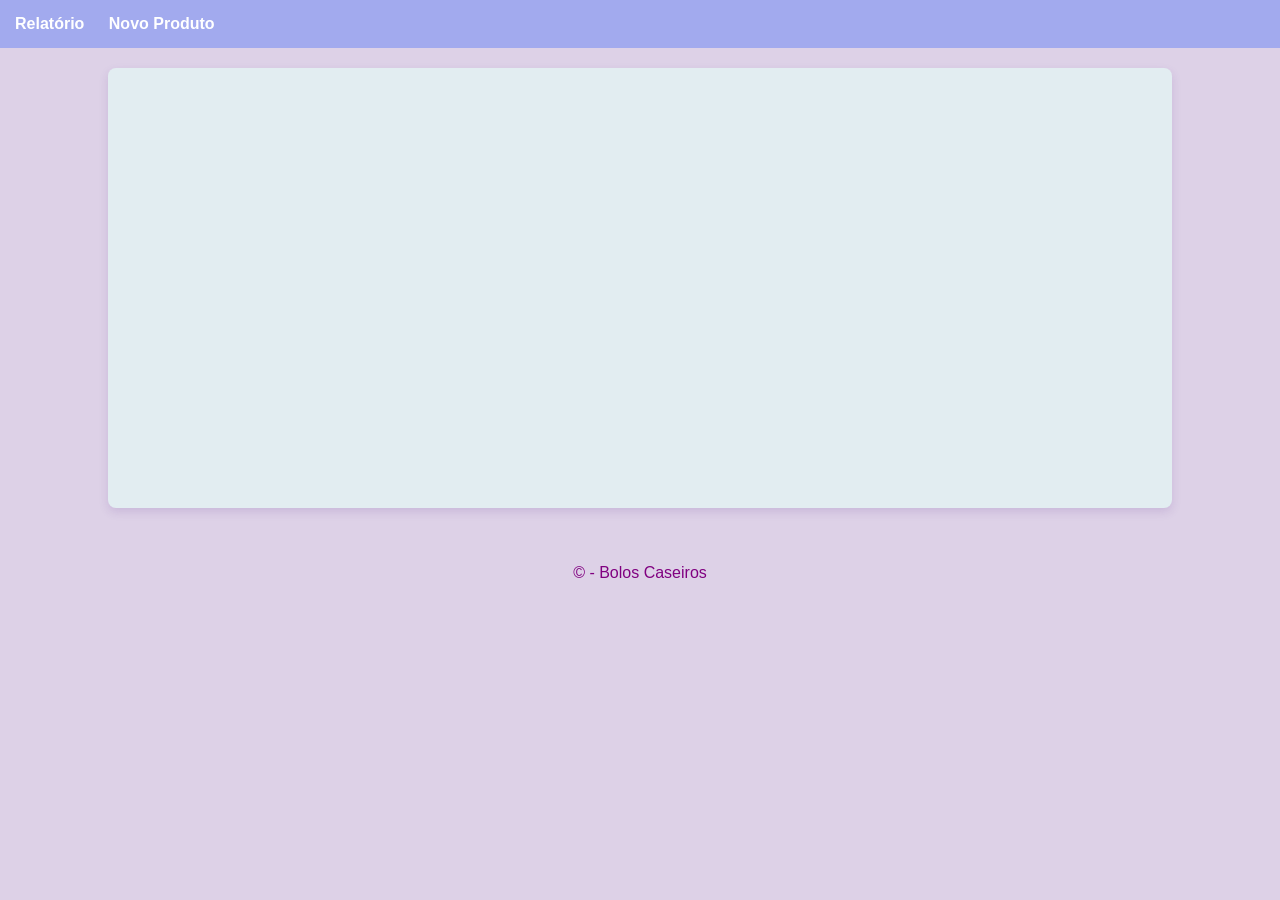
<file: admin.html>
<!DOCTYPE html>
<html lang="pt-br">
<head>
    <meta charset="UTF-8">
    <title>Sistema de Produtos</title>
    <link rel="shortcut icon" href="sua-logo.jpeg" type="image/jpeg">
    <style>
    body { 
        font-family: sans-serif; 
        margin: 0; 
        background: #ddd1e7; /* Lavanda Pastel que você escolheu */
    }
    
    nav { 
        background: #a2aaee; /* O roxo azulado (Periwinkle) */
        padding: 15px; 
        color: white; 
    }
    
    nav a { 
        color: white; 
        text-decoration: none; 
        margin-right: 20px; 
        font-weight: bold; 
    }
    
    .container { 
        background: #e2edf1; /* Creme suave do centro do logo */
        width: 80%; 
        margin: 20px auto; 
        padding: 20px; 
        border-radius: 8px; 
        box-shadow: 0 4px 10px rgba(93, 46, 145, 0.15); /* Sombra levemente arroxeada */
        min-height: 400px; 
    }
    
    .alert { 
        padding: 15px; 
        margin-bottom: 20px; 
        border-radius: 4px; 
        font-weight: bold; 
    }
    
    /* Sucesso e erro mantidos com tons funcionais, mas levemente ajustados para a paleta */
    .success { 
        background: #D4E8D4; 
        color: #155724; 
        border: 1px solid #C3E6CB; 
    }
    
    .error { 
        background: #F8D7DA; 
        color: #721C24; 
        border: 1px solid #F5C6CB; 
    }
    </style>
</head>
<body>
<nav>
    <a href="relatorio.php">Relatório</a>
    <a href="insere.php">Novo Produto</a>
</nav>
<div class="container">
</div> <footer style="text-align: center; padding: 20px; color: #666;">
    <p style="color: purple;">&copy; <?= date('Y') ?> - Bolos Caseiros</p>
</footer>
</body>
</html>
</file>
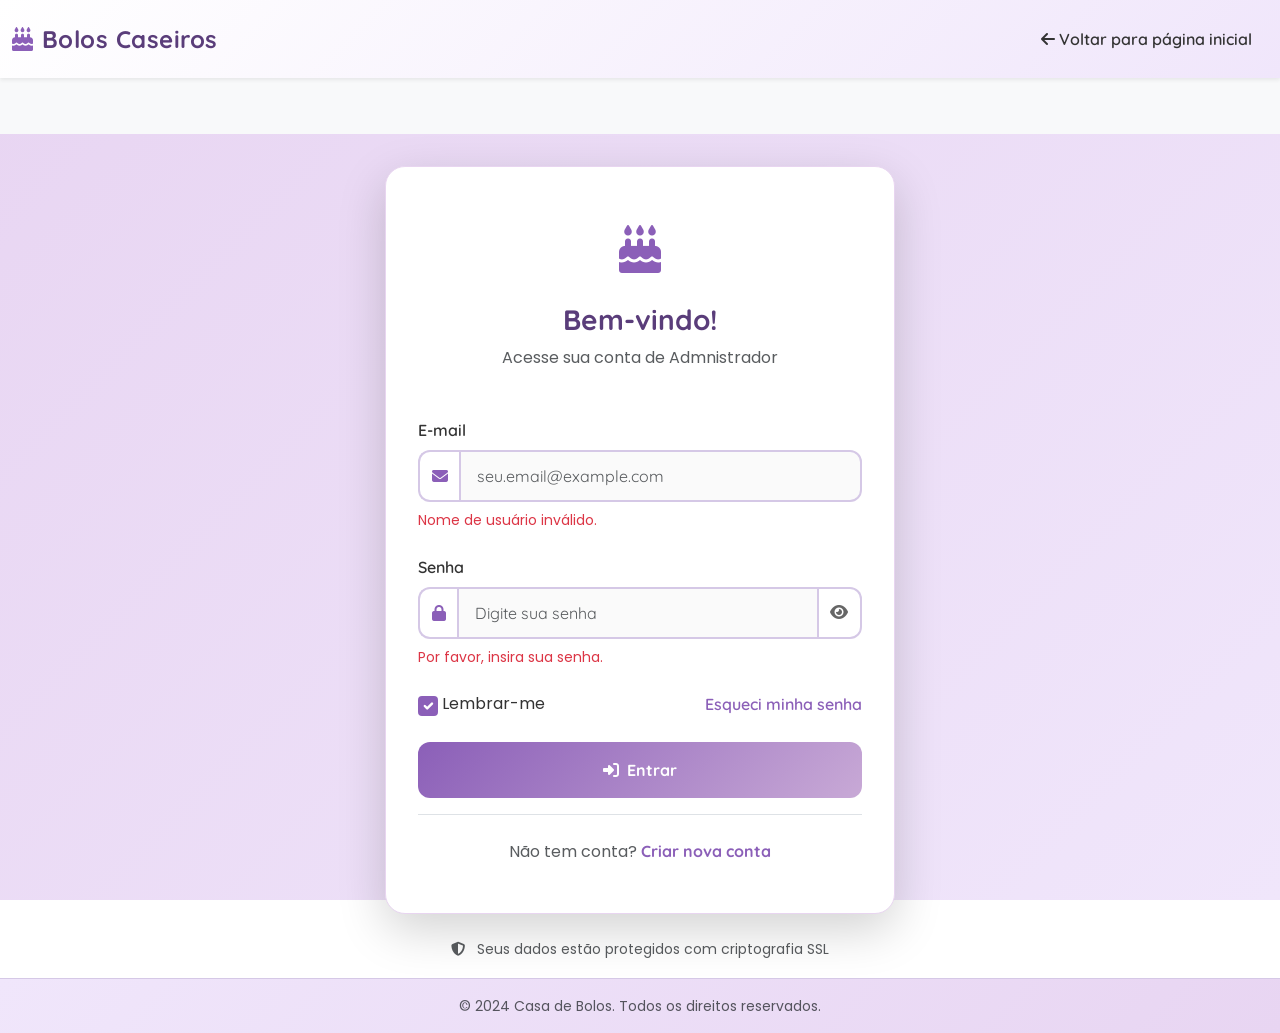
<file: login.html>
<!DOCTYPE html>
<html lang="pt-BR">
<head>
    <meta charset="UTF-8">
    <meta name="viewport" content="width=device-width, initial-scale=1.0">
    <title>Login do Admin</title>
    <link rel="shortcut icon" href="sua-logo.jpeg" type="image/jpeg">
    
    <!-- Bootstrap 5 CDN -->
    <link href="https://cdn.jsdelivr.net/npm/bootstrap@5.3.0/dist/css/bootstrap.min.css" rel="stylesheet">
    
    <!-- Google Fonts -->
    <link href="https://fonts.googleapis.com/css2?family=Poppins:wght@400;600;700&family=Quicksand:wght@400;600;700&display=swap" rel="stylesheet">
    
    <!-- Font Awesome Icons -->
    <link rel="stylesheet" href="https://cdnjs.cloudflare.com/ajax/libs/font-awesome/6.4.0/css/all.min.css">
    
    <!-- Custom CSS -->
    <link rel="stylesheet" href="style.css">
</head>
<body class="bg-light">
    <!-- Navbar Simples -->
    <nav class="navbar navbar-expand-lg navbar-light bg-light shadow-sm navbar-custom">
        <div class="container-fluid">
            <a class="navbar-brand fw-bold" href="index.html">
                <i class="fas fa-birthday-cake me-2"></i>Bolos Caseiros
            </a>
            <button class="navbar-toggler" type="button" data-bs-toggle="collapse" data-bs-target="#navbarNav">
                <span class="navbar-toggler-icon"></span>
            </button>
            <div class="collapse navbar-collapse" id="navbarNav">
                <ul class="navbar-nav ms-auto">
                    <li class="nav-item">
                        <a class="nav-link" href="index.html">
                            <i class="fas fa-arrow-left me-1"></i>Voltar para página inicial
                        </a>
                    </li>
                </ul>
            </div>
        </div>
    </nav>

    <!-- Main Content -->
    <main class="login-section">
        <div class="container-fluid h-100">
            <div class="row h-100 align-items-center justify-content-center">
                <div class="col-12 col-sm-10 col-md-8 col-lg-6 col-xl-5">
                    <!-- Card de Login -->
                    <div class="login-card shadow-lg">
                        <!-- Header -->
                        <div class="login-header text-center mb-5">
                            <div class="login-icon mb-3">
                                <i class="fas fa-birthday-cake"></i>
                            </div>
                            <h1 class="h3 fw-bold">Bem-vindo!</h1>
                            <p class="text-muted">Acesse sua conta de Admnistrador</p>
                        </div>

                        <!-- Form Login -->
                        <form id="loginForm" novalidate>
                            <!-- Email Field -->
                            <div class="mb-4">
                                <label for="email" class="form-label fw-semibold">E-mail</label>
                                <div class="input-group">
                                    <span class="input-group-text bg-white">
                                        <i class="fas fa-envelope text-custom"></i>
                                    </span>
                                    <input 
                                        type="email" 
                                        class="form-control" 
                                        id="email" 
                                        placeholder="seu.email@example.com"
                                        required>
                                </div>
                                <div class="invalid-feedback">
                                    Nome de usuário inválido.
                                </div>
                            </div>

                            <!-- Password Field -->
                            <div class="mb-4">
                                <label for="senha" class="form-label fw-semibold">Senha</label>
                                <div class="input-group">
                                    <span class="input-group-text bg-white">
                                        <i class="fas fa-lock text-custom"></i>
                                    </span>
                                    <input 
                                        type="password" 
                                        class="form-control" 
                                        id="senha" 
                                        placeholder="Digite sua senha"
                                        required>
                                    <button 
                                        class="btn btn-outline-secondary" 
                                        type="button" 
                                        id="togglePassword"
                                        tabindex="-1">
                                        <i class="fas fa-eye"></i>
                                    </button>
                                </div>
                                <div class="invalid-feedback">
                                    Por favor, insira sua senha.
                                </div>
                            </div>

                            <!-- Remember Me & Forgot Password -->
                            <div class="row mb-4">
                                <div class="col-6">
                                    <div class="form-check">
                                        <input 
                                            class="form-check-input" 
                                            type="checkbox" 
                                            id="lembrar"
                                            checked>
                                        <label class="form-check-label" for="lembrar">
                                            Lembrar-me
                                        </label>
                                    </div>
                                </div>
                                <div class="col-6 text-end">
                                    <a href="#" class="link-custom text-decoration-none fw-semibold">
                                        Esqueci minha senha
                                    </a>
                                </div>
                            </div>

                            <!-- Login Button -->
                            <button 
                                type="submit" 
                                class="btn btn-custom w-100 py-3 fw-bold mb-3">
                                <i class="fas fa-sign-in-alt me-2"></i>Entrar
                            </button>
                        </form>

                        <!-- Footer Links -->
                        <div class="text-center border-top pt-4">
                            <p class="text-muted mb-0">
                                Não tem conta? 
                                <a href="#" class="link-custom text-decoration-none fw-bold">
                                    Criar nova conta
                                </a>
                            </p>
                        </div>
                    </div>

                    <!-- Additional Info -->
                    <div class="text-center mt-4">
                        <p class="text-muted small">
                            <i class="fas fa-shield-alt me-2"></i>
                            Seus dados estão protegidos com criptografia SSL
                        </p>
                    </div>
                </div>
            </div>
        </div>
    </main>

    <!-- Footer Simples -->
    <footer class="footer-light text-center py-3 mt-auto">
        <div class="container-fluid">
            <p class="text-muted small mb-0">
                &copy; 2024 Casa de Bolos. Todos os direitos reservados.
            </p>
        </div>
    </footer>

    <!-- Bootstrap JS -->
    <script src="https://cdn.jsdelivr.net/npm/bootstrap@5.3.0/dist/js/bootstrap.bundle.min.js"></script>
    
    <!-- Custom JS -->
    <script>
        // Toggle Password Visibility
        document.getElementById('togglePassword').addEventListener('click', function() {
            const passwordInput = document.getElementById('senha');
            const icon = this.querySelector('i');
            
            if (passwordInput.type === 'password') {
                passwordInput.type = 'text';
                icon.classList.remove('fa-eye');
                icon.classList.add('fa-eye-slash');
            } else {
                passwordInput.type = 'password';
                icon.classList.remove('fa-eye-slash');
                icon.classList.add('fa-eye');
            }
        });

        // Form Validation
        const loginForm = document.getElementById('loginForm');
        loginForm.addEventListener('submit', function(event) {
            if (!this.checkValidity()) {
                event.preventDefault();
                event.stopPropagation();
            }
            this.classList.add('was-validated');
        });
    </script>
</body>
</html>
</file>
<file: style.css>
:root {
    --color-primary: #8B5FB8;        /* Roxo Principal */
    --color-primary-dark: #6B4C8A;   /* Roxo Escuro */
    --color-primary-light: #C8A9D6;  /* Lilás Claro */
    
    --color-brown: #5A3D7A;          /* Roxo Profundo */
    --color-cream: #F0E6FB;          /* Lilás Pastel */
    --color-cream-dark: #E8D5F0;     /* Lilás Pastel Escuro */
    
    --color-accent: #5BCAD5;         /* Accent - Azul Claro */
    --color-text-dark: #333333;      /* Texto Escuro */
    --color-text-light: #666666;     /* Texto Claro */
    
    --font-primary: 'Poppins', sans-serif;    /* Fonte Principal - Moderna */
    --font-secondary: 'Quicksand', sans-serif; /* Fonte Secundária - Amigável */
    
    --transition: all 0.3s ease-in-out;
    --border-radius: 12px;
}

/* ============================================
   RESET E ESTILOS GLOBAIS
   ============================================ */

* {
    margin: 0;
    padding: 0;
    box-sizing: border-box;
}

html, body {
    height: 100%;
    font-family: var(--font-primary);
    color: var(--color-text-dark);
    background-color: #fff;
}

body {
    display: flex;
    flex-direction: column;
}

main {
    flex: 1;
}

/* ============================================
   TIPOGRAFIA
   ============================================ */

h1, h2, h3, h4, h5, h6 {
    font-weight: 700;
    color: var(--color-text-dark);
}

p {
    line-height: 1.6;
    color: var(--color-text-light);
}

a {
    color: var(--color-primary);
    transition: var(--transition);
}

a:hover {
    color: var(--color-primary-dark);
}

/* ============================================
   NAVBAR CUSTOMIZADA
   ============================================ */

.navbar-custom {
    background: linear-gradient(135deg, #FFFFFF 0%, #F0E6FB 100%) !important;
    padding: 1rem 0;
    z-index: 999;
}

.navbar-brand {
    font-size: 1.5rem;
    color: var(--color-brown) !important;
    font-family: var(--font-secondary);
    letter-spacing: 0.5px;
    transition: var(--transition);
}

.navbar-brand:hover {
    color: var(--color-primary) !important;
    transform: scale(1.05);
}

.navbar-brand i {
    color: var(--color-primary);
}

.nav-link {
    font-weight: 600;
    color: var(--color-text-dark) !important;
    margin: 0 0.5rem;
    transition: var(--transition);
    font-family: var(--font-secondary);
    position: relative;
}

.nav-link:hover {
    color: var(--color-primary) !important;
}

.nav-link.active::after {
    content: '';
    position: absolute;
    bottom: -5px;
    left: 0;
    right: 0;
    height: 3px;
    background: linear-gradient(90deg, var(--color-primary), var(--color-primary-light));
    border-radius: 2px;
}

.btn-custom {
    background: linear-gradient(135deg, var(--color-primary), var(--color-primary-light)) !important;
    border: none !important;
    color: white !important;
    font-weight: 600;
    border-radius: var(--border-radius) !important;
    transition: var(--transition);
    padding: 0.6rem 1.5rem;
    font-family: var(--font-secondary);
}

.btn-custom:hover {
    background: linear-gradient(135deg, var(--color-primary-dark), var(--color-primary)) !important;
    transform: translateY(-2px);
    box-shadow: 0 8px 16px rgba(139, 95, 184, 0.3);
    color: white !important;
}

/* ============================================
   HERO SECTION
   ============================================ */

.hero-section {
    background: linear-gradient(
        135deg, 
        #E8D5F2 0%, 
        #F0E6FB 50%, 
        #D5E8F7 100%
    );
    background-attachment: fixed;
    min-height: 100vh;
    display: flex;
    align-items: center;
    justify-content: center;
    margin-top: 56px;
    position: relative;
    overflow: hidden;
}

.hero-section::before {
    content: '';
    position: absolute;
    top: -50%;
    right: -10%;
    width: 600px;
    height: 600px;
    background: radial-gradient(circle, rgba(139, 95, 184, 0.15) 0%, transparent 70%);
    border-radius: 50%;
    pointer-events: none;
}

.hero-section::after {
    content: '';
    position: absolute;
    bottom: -30%;
    left: -10%;
    width: 500px;
    height: 500px;
    background: radial-gradient(circle, rgba(91, 202, 213, 0.1) 0%, transparent 70%);
    border-radius: 50%;
    pointer-events: none;
}

.hero-overlay {
    height: 100%;
    width: 100%;
    position: relative;
    z-index: 1;
}

.hero-title {
    color: var(--color-brown);
    font-family: var(--font-secondary);
    line-height: 1.2;
    text-shadow: 2px 2px 4px rgba(0, 0, 0, 0.05);
    animation: fadeInDown 0.8s ease-out;
}

.hero-subtitle {
    color: var(--color-text-light);
    font-family: var(--font-secondary);
    max-width: 600px;
    margin-left: auto !important;
    margin-right: auto !important;
    animation: fadeInUp 0.8s ease-out 0.2s both;
}

@keyframes fadeInDown {
    from {
        opacity: 0;
        transform: translateY(-30px);
    }
    to {
        opacity: 1;
        transform: translateY(0);
    }
}

@keyframes fadeInUp {
    from {
        opacity: 0;
        transform: translateY(30px);
    }
    to {
        opacity: 1;
        transform: translateY(0);
    }
}

/* ============================================
   SEÇÃO DE BOLOS
   ============================================ */

.bolos-section {
    background: linear-gradient(180deg, #FAFBFD 0%, #F0E6FB 100%);
    padding-top: 5rem;
    padding-bottom: 5rem;
}

.section-title {
    color: var(--color-brown);
    font-family: var(--font-secondary);
    position: relative;
    display: inline-block;
}

.section-title::after {
    content: '';
    position: absolute;
    bottom: -15px;
    left: 50%;
    transform: translateX(-50%);
    width: 80px;
    height: 4px;
    background: linear-gradient(90deg, var(--color-primary), var(--color-primary-light));
    border-radius: 2px;
}

.section-subtitle {
    font-family: var(--font-secondary);
}

/* ============================================
   CARDS DE BOLO
   ============================================ */

.bolo-card {
    background: white;
    border-radius: var(--border-radius);
    overflow: hidden;
    transition: var(--transition);
    border: 1px solid #E8D5F0;
    height: 100%;
    display: flex;
    flex-direction: column;
    box-shadow: 0 4px 12px rgba(0, 0, 0, 0.08);
}

.bolo-card:hover {
    transform: translateY(-8px);
    box-shadow: 0 12px 24px rgba(139, 95, 184, 0.15);
    border-color: var(--color-primary-light);
}

.card-image-wrapper {
    position: relative;
    width: 100%;
    height: 250px;
    overflow: hidden;
    background: linear-gradient(135deg, #E8D5F2, #D5E8F7);
}

.card-image-wrapper img {
    width: 100%;
    height: 100%;
    object-fit: cover;
    transition: var(--transition);
}

.bolo-card:hover .card-image-wrapper img {
    transform: scale(1.1);
}

.badge-destaque {
    position: absolute;
    top: 12px;
    right: 12px;
    background: linear-gradient(135deg, var(--color-primary), var(--color-primary-light));
    color: white;
    padding: 0.4rem 0.8rem;
    border-radius: 20px;
    font-size: 0.75rem;
    font-weight: 700;
    text-transform: uppercase;
    letter-spacing: 0.5px;
    font-family: var(--font-secondary);
    box-shadow: 0 4px 8px rgba(139, 95, 184, 0.3);
}

.card-body {
    padding: 1.5rem;
    flex-grow: 1;
    display: flex;
    flex-direction: column;
}

.card-title {
    color: var(--color-brown);
    font-family: var(--font-secondary);
    margin-bottom: 0.75rem;
    font-size: 1.25rem;
}

.card-text {
    font-size: 0.95rem;
    margin-bottom: 1rem;
    flex-grow: 1;
    font-family: var(--font-secondary);
}

.price-section {
    display: flex;
    align-items: center;
    justify-content: space-between;
    margin-bottom: 1rem;
    padding-bottom: 1rem;
    border-bottom: 2px solid var(--color-cream-dark);
}

.preco {
    font-size: 1.5rem;
    color: var(--color-primary);
    font-family: var(--font-secondary);
}

.btn-custom-outline {
    border: 2px solid var(--color-primary);
    color: var(--color-primary);
    background: transparent;
    font-weight: 600;
    border-radius: var(--border-radius);
    transition: var(--transition);
    font-family: var(--font-secondary);
}

.btn-custom-outline:hover {
    background: var(--color-primary);
    color: white;
    transform: translateY(-2px);
    box-shadow: 0 6px 12px rgba(139, 95, 184, 0.2);
}

/* ============================================
   FOOTER
   ============================================ */

.footer-custom {
    background: linear-gradient(135deg, var(--color-brown) 0%, #4A3467 100%);
    color: white;
    margin-top: auto;
}

.footer-custom h5 {
    color: var(--color-primary-light);
    font-family: var(--font-secondary);
}

.footer-custom a {
    color: var(--color-primary-light);
}

.footer-custom a:hover {
    color: var(--color-cream);
}

.footer-custom .text-muted {
    color: rgba(255, 255, 255, 0.7) !important;
}

.social-links {
    display: flex;
    gap: 1rem;
}

.social-icon {
    display: inline-flex;
    align-items: center;
    justify-content: center;
    width: 40px;
    height: 40px;
    background: rgba(255, 255, 255, 0.15);
    color: var(--color-cream);
    border-radius: 50%;
    transition: var(--transition);
    font-size: 1rem;
}

.social-icon:hover {
    background: var(--color-primary);
    color: white;
    transform: scale(1.2);
}

.footer-light {
    background: linear-gradient(135deg, #F0E6FB, #E8D5F2);
    border-top: 1px solid #D5C8E6;
}

/* ============================================
   SEÇÃO DE LOGIN
   ============================================ */

.login-section {
    background: linear-gradient(135deg, #E8D5F2 0%, #F0E6FB 100%);
    background-attachment: fixed;
    min-height: calc(100vh - 56px);
    display: flex;
    align-items: center;
    justify-content: center;
    padding: 2rem 0;
    margin-top: 56px;
}

.login-card {
    background: white;
    border-radius: 20px;
    padding: 3rem 2rem;
    border: 1px solid #E8D5F0;
    backdrop-filter: blur(10px);
}

.login-icon {
    font-size: 3rem;
    color: var(--color-primary);
    animation: bounce 2s infinite;
}

@keyframes bounce {
    0%, 100% { transform: translateY(0); }
    50% { transform: translateY(-10px); }
}

.login-header h1 {
    color: var(--color-brown);
    font-family: var(--font-secondary);
    margin-bottom: 0.5rem;
}

.form-label {
    color: var(--color-text-dark);
    font-family: var(--font-secondary);
    margin-bottom: 0.5rem;
}

.form-control {
    border: 2px solid #D5C8E6;
    border-radius: var(--border-radius);
    padding: 0.75rem 1rem;
    font-family: var(--font-secondary);
    transition: var(--transition);
    background: #FAFAFA;
}

.form-control:focus {
    border-color: var(--color-primary);
    box-shadow: 0 0 0 0.2rem rgba(139, 95, 184, 0.15);
    background: white;
}

.input-group-text {
    border: 2px solid #D5C8E6;
    border-right: none;
    border-radius: var(--border-radius) 0 0 var(--border-radius);
    transition: var(--transition);
}

.form-control:focus + .input-group-text,
.input-group:has(.form-control:focus) .input-group-text {
    border-color: var(--color-primary);
}

.input-group .form-control {
    border-radius: 0 var(--border-radius) var(--border-radius) 0;
}

.input-group .btn-outline-secondary {
    border: 2px solid #D5C8E6;
    border-left: none;
    border-radius: 0 var(--border-radius) var(--border-radius) 0;
    color: var(--color-text-light);
    transition: var(--transition);
}

.input-group .btn-outline-secondary:hover {
    background: var(--color-cream-dark);
    border-color: var(--color-primary);
    color: var(--color-primary);
}

.form-check-input {
    border: 2px solid #D5C8E6;
    width: 1.25em;
    height: 1.25em;
    margin-top: 0.25em;
    transition: var(--transition);
}

.form-check-input:checked {
    background-color: var(--color-primary);
    border-color: var(--color-primary);
}

.form-check-input:focus {
    border-color: var(--color-primary);
    box-shadow: 0 0 0 0.25rem rgba(139, 95, 184, 0.25);
}

.link-custom {
    color: var(--color-primary);
    transition: var(--transition);
    font-family: var(--font-secondary);
}

.link-custom:hover {
    color: var(--color-primary-dark);
    text-decoration: underline !important;
}

.text-custom {
    color: var(--color-primary);
}

.divider-wrapper {
    display: flex;
    align-items: center;
    gap: 1rem;
    margin: 2rem 0;
}

.divider-wrapper::before,
.divider-wrapper::after {
    content: '';
    flex: 1;
    height: 2px;
    background: linear-gradient(90deg, transparent, #D5C8E6, transparent);
}

.divider-text {
    color: var(--color-text-light);
    font-weight: 600;
    font-family: var(--font-secondary);
}

.invalid-feedback {
    display: block;
    color: #dc3545;
    font-size: 0.875rem;
    margin-top: 0.5rem;
}

.was-validated .form-control:invalid {
    border-color: #dc3545;
}

/* ============================================
   RESPONSIVIDADE
   ============================================ */

/* Tablets */
@media (max-width: 768px) {
    .hero-title {
        font-size: 2rem;
    }

    .hero-subtitle {
        font-size: 1rem;
    }

    .section-title {
        font-size: 2rem;
    }

    .bolo-card {
        margin-bottom: 1rem;
    }

    .login-card {
        padding: 2rem 1.5rem;
    }

    .navbar-brand {
        font-size: 1.25rem;
    }

    .nav-link {
        margin: 0.25rem 0;
    }
}

/* Mobile */
@media (max-width: 576px) {
    :root {
        --border-radius: 10px;
    }

    .hero-section {
        margin-top: 56px;
        min-height: 80vh;
    }

    .hero-title {
        font-size: 1.75rem;
    }

    .hero-subtitle {
        font-size: 0.95rem;
    }

    .section-title {
        font-size: 1.75rem;
    }

    .btn-custom {
        padding: 0.5rem 1rem;
        font-size: 0.9rem;
    }

    .card-body {
        padding: 1rem;
    }

    .card-image-wrapper {
        height: 200px;
    }

    .preco {
        font-size: 1.25rem;
    }

    .login-card {
        padding: 1.5rem 1rem;
        border-radius: 16px;
    }

    .login-icon {
        font-size: 2.5rem;
    }

    .footer-custom .row {
        text-align: center;
    }

    .footer-custom .col-12 {
        margin-bottom: 1.5rem;
    }

    .social-links {
        justify-content: center;
    }

    .navbar-brand {
        font-size: 1.1rem;
    }
}

/* Mobile Small */
@media (max-width: 360px) {
    .hero-title {
        font-size: 1.5rem;
    }

    .btn-custom {
        padding: 0.5rem 0.75rem;
        font-size: 0.85rem;
    }

    .form-label {
        font-size: 0.9rem;
    }

    .login-card {
        padding: 1rem;
    }
}

/* ============================================
   ACESSIBILIDADE
   ============================================ */

@media (prefers-reduced-motion: reduce) {
    * {
        animation-duration: 0.01ms !important;
        animation-iteration-count: 1 !important;
        transition-duration: 0.01ms !important;
    }
}

/* Dark Mode Support */
@media (prefers-color-scheme: dark) {
    :root {
        --color-text-dark: #f5f5f5;
        --color-text-light: #b0b0b0;
    }

    body {
        background-color: #1a1a1a;
        color: var(--color-text-dark);
    }

    .form-control {
        background: #2a2a2a;
        border-color: #444;
        color: var(--color-text-dark);
    }

    .form-control:focus {
        background: #333;
        border-color: var(--color-primary);
    }

    .login-card {
        background: #252525;
        border-color: #444;
    }

    .bolo-card {
        background: #252525;
        border-color: #444;
    }
}

/* Print Styles */
@media print {
    .navbar-custom,
    .footer-custom,
    .footer-light {
        display: none;
    }

    body {
        margin: 0;
        padding: 0;
    }
}
</file>
